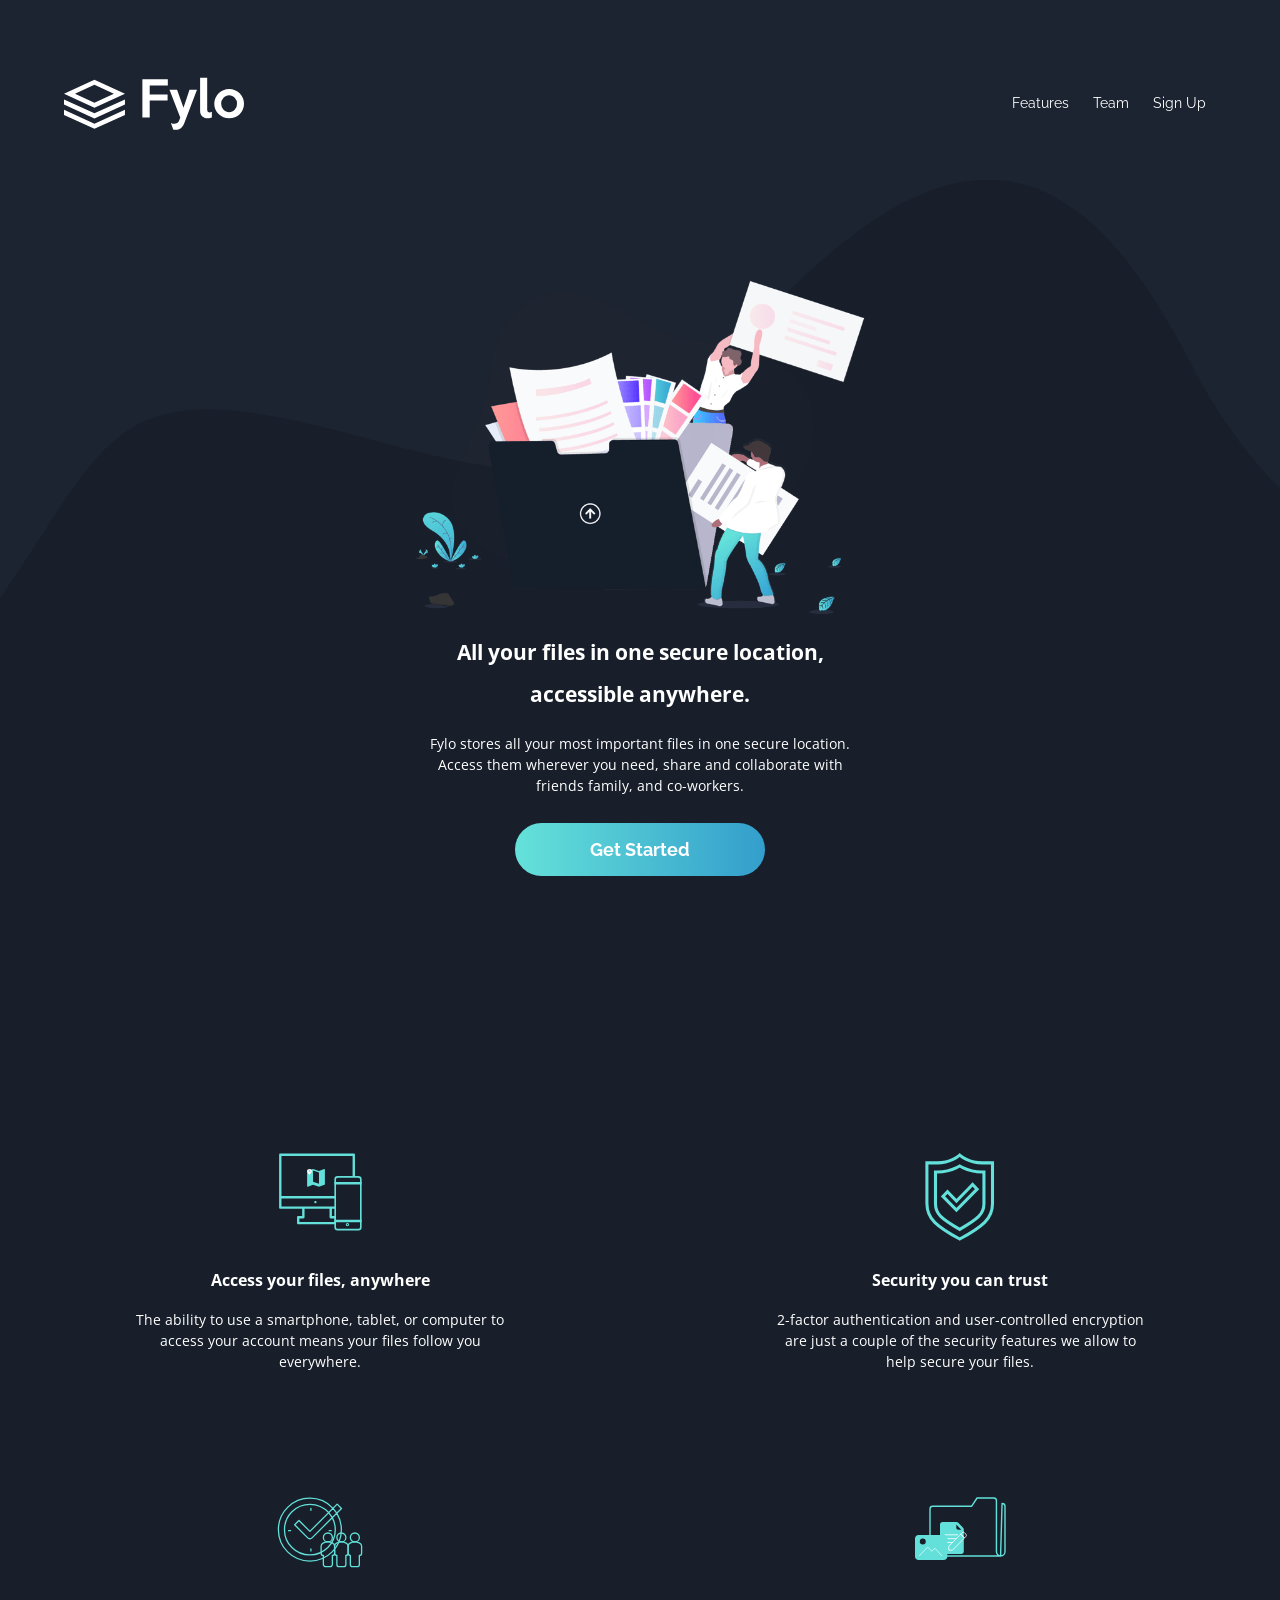
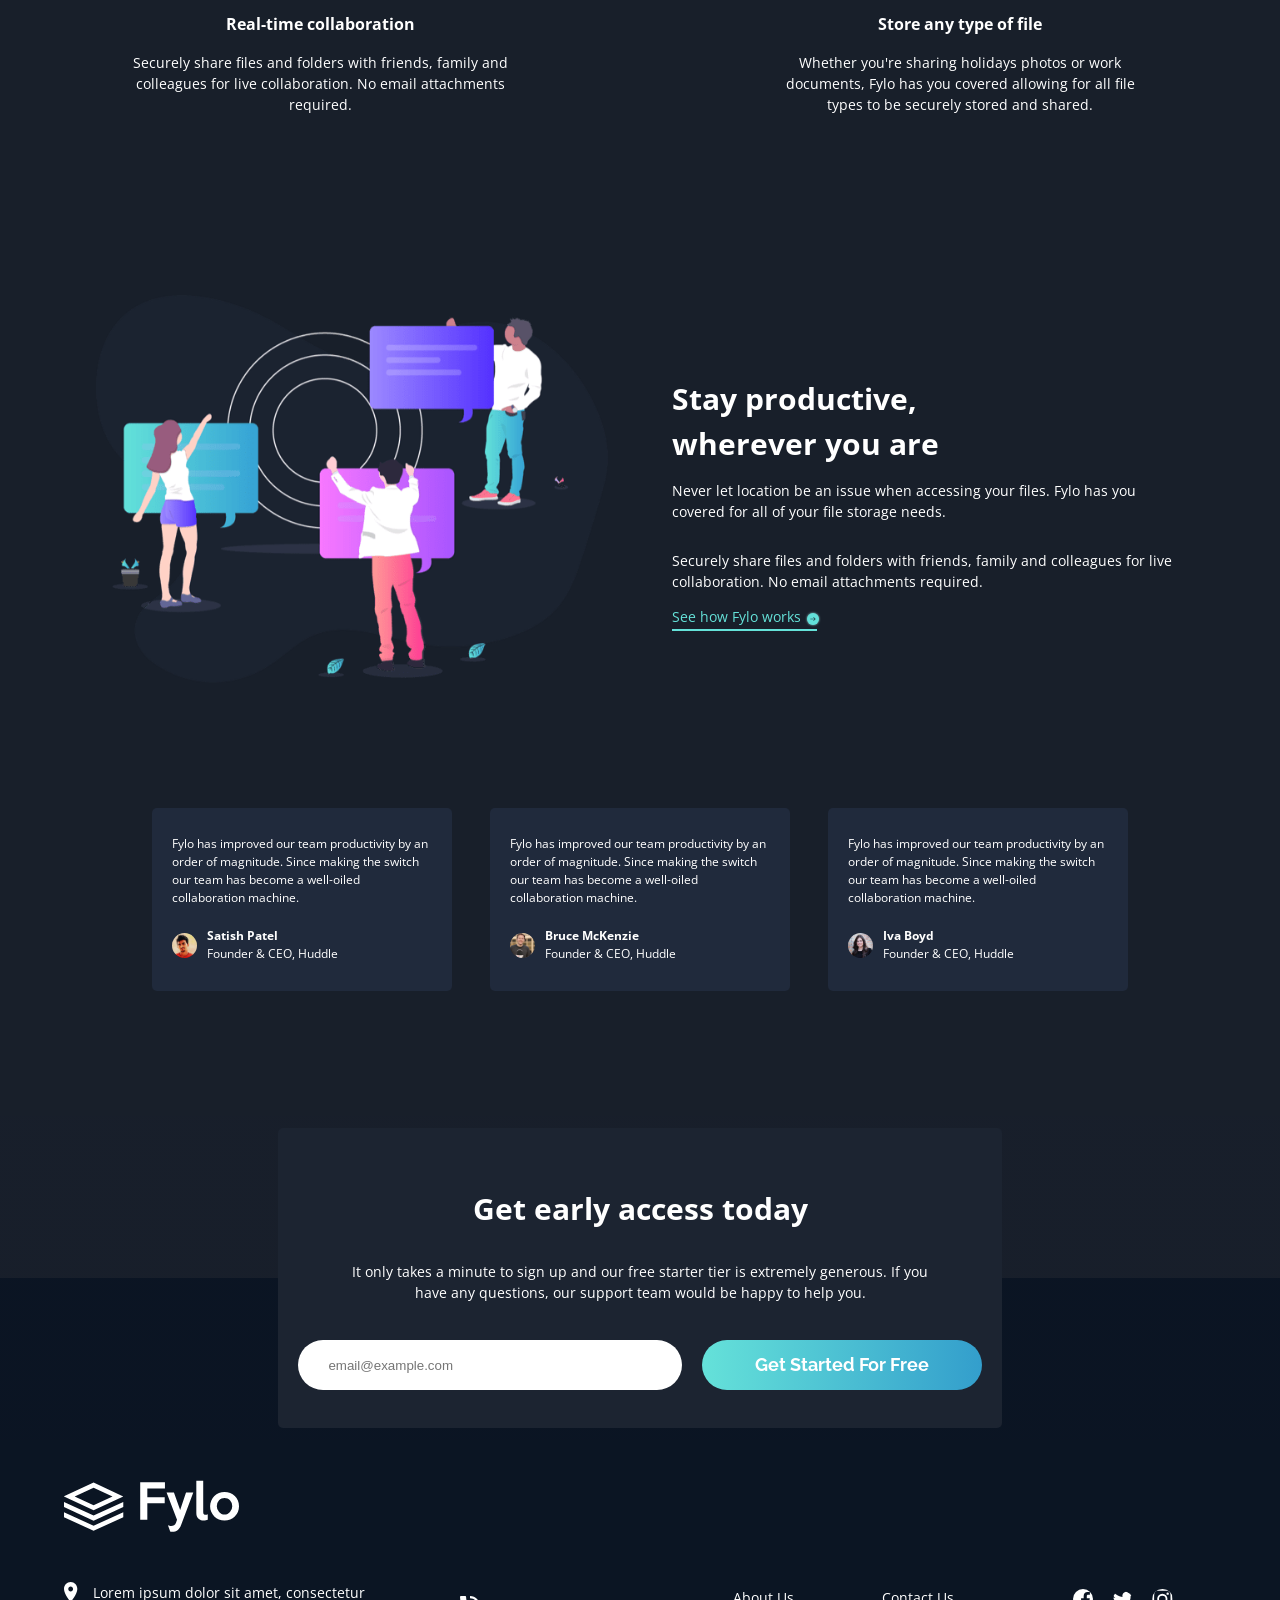
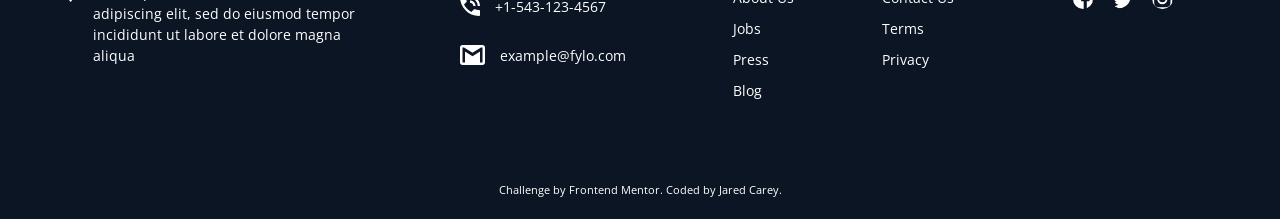
<file: index.html>
<!DOCTYPE html>
<html lang="en">
    <head>
        <meta charset="UTF-8">
        <meta name="viewport" content="width=device-width, initial-scale=1.0"> <!-- displays site properly based on user's device -->
        
        <link rel="icon" type="image/png" sizes="32x32" href="./images/favicon-32x32.png">
        <link rel="preconnect" href="https://fonts.gstatic.com">
        <link href="https://fonts.googleapis.com/css2?family=Open+Sans:wght@400;700&family=Raleway:wght@400;700&display=swap" rel="stylesheet">        
        <link rel="stylesheet" href="style.css">
        <title>Frontend Mentor | FCC: Product Landing Page</title>
    
    </head>
    <body>

        <header class="header">
            <nav class="flex__header">
                <a href="/" class="header__logo">
                    <img src="images/logo.svg" alt="Fylo Logo">
                </a>

                <div class="header__links">
                    <a href="#">Features</a>
                    <a href="#">Team</a>
                    <a href="#">Sign Up</a>
                </div>
            </nav>
        </header>

        <section class="hero">
            <div class="hero__image">
                <img src="images/illustration-intro.png" alt="">
            </div>
            <div class="hero__text">
                <h1>
                    All your files in one secure location, accessible anywhere.
                </h1>
                <p>
                    Fylo stores all your most important files in one secure location. Access them wherever 
                    you need, share and collaborate with friends family, and co-workers.
                </p>
                <div class="hero__button__wrapper">
                    <a href="#" class="hero__button" style="text-align:center;">Get Started</a>
                </div>
            </div>
            
            <!--<div class="hero__bg"></div>-->
        </section>

        <section class="features">
            <div class="feature__grid">

                <div class="feature__item">
                    <div class="feature__image">
                        <img src="images/icon-access-anywhere.svg" alt="Access anywhere icon">
                    </div>
                    <div class="feature__text">
                        <h3>
                            Access your files, anywhere
                        </h3>
                        <p>
                            The ability to use a smartphone, tablet, or computer to access your account means your 
                            files follow you everywhere.
                        </p>
                    </div>
                </div>

                <div class="feature__item">
                    <div class="feature__image">
                        <img src="images/icon-security.svg" alt="Access anywhere icon">
                    </div>
                    <div class="feature__text">
                        <h3>
                            Security you can trust
                        </h3>
                        <p>
                            2-factor authentication and user-controlled encryption are just a couple of the security 
                            features we allow to help secure your files.
                        </p>
                    </div>
                </div>

                <div class="feature__item">
                    <div class="feature__image">
                        <img src="images/icon-collaboration.svg" alt="Access anywhere icon">
                    </div>
                    <div class="feature__text">
                        <h3>
                            Real-time collaboration
                        </h3>
                        <p>
                            Securely share files and folders with friends, family and colleagues for live collaboration. 
                            No email attachments required.
                        </p>
                    </div>
                </div>

                <div class="feature__item">
                    <div class="feature__image">
                        <img src="images/icon-any-file.svg" alt="Access anywhere icon">
                    </div>
                    <div class="feature__text">
                        <h3>
                            Store any type of file
                        </h3>
                        <p>
                            Whether you're sharing holidays photos or work documents, Fylo has you covered allowing for all 
                            file types to be securely stored and shared.
                        </p>
                    </div>
                </div>

            </div>
        </section>

        <section class="trial">
            <div class="trial__image">
                <img src="images/illustration-stay-productive.png" alt="Stay productive">
            </div>
            <div class="trial__text">
                <h3>
                    Stay productive, wherever you are
                </h3>
                <p>
                    Never let location be an issue when accessing your files. Fylo has you covered for all of your file 
                    storage needs.
                </p>
                <p>
                    Securely share files and folders with friends, family and colleagues for live collaboration. No email 
                    attachments required.
                </p>
                <div class="trial__link">
                    <a href="#">
                        See how Fylo works 
                        <img src="images/icon-arrow.svg" alt="See how Fylo works">
                        <span></span>
                    </a>
                </div>
            </div>
        </section>

        <section class="reviews">
            <div class="reviews__grid">

                <div class="reviews__item">
                    <div class="reviews__text">
                        Fylo has improved our team productivity by an order of magnitude. Since making the switch our team has 
                        become a well-oiled collaboration machine.
                    </div>
                    <div class="reviews__customer">
                        <img src="images/profile-1.jpg" alt="Satish Patel Profile Image" id="customer__picture">
                        <div class="customer__info">
                            <h4 id="customer__name">Satish Patel</h4>
                            <p id="customer__role">Founder & CEO, Huddle</p>
                        </div>
                    </div>
                </div>

                <div class="reviews__item">
                    <div class="reviews__text">
                        Fylo has improved our team productivity by an order of magnitude. Since making the switch our team has 
                        become a well-oiled collaboration machine.
                    </div>
                    <div class="reviews__customer">
                        <img src="images/profile-2.jpg" alt="Bruce McKenzie Profile Image" id="customer__picture">
                        <div class="customer__info">
                            <h4 id="customer__name">Bruce McKenzie</h4>
                            <p id="customer__role">Founder & CEO, Huddle</p>
                        </div>
                    </div>
                </div>

                <div class="reviews__item">
                    <div class="reviews__text">
                        Fylo has improved our team productivity by an order of magnitude. Since making the switch our team has 
                        become a well-oiled collaboration machine.
                    </div>
                    <div class="reviews__customer">
                        <img src="images/profile-3.jpg" alt="Iva Boyd Profile Image" id="customer__picture">
                        <div class="customer__info">
                            <h4 id="customer__name">Iva Boyd</h4>
                            <p id="customer__role">Founder & CEO, Huddle</p>
                        </div>
                    </div>
                </div>

            </div>
        </section>

        <section class="register">
            <div class="register__panel">
                <div class="register__text">
                    <h3>
                        Get early access today
                    </h3>
                    <p>
                        It only takes a minute to sign up and our free starter tier is extremely generous. If you have any 
                        questions, our support team would be happy to help you.
                    </p>
                </div>
                <div class="register__email">
                    <input type="email" name="email-registration" id="email-registration" placeholder="email@example.com">
                    <a href="#" class="register__button">Get Started For Free</a>
                </div>
            </div>
        </section>

        <footer class="footer">

            <a href="/" class="footer__logo">
                <img src="images/logo.svg" alt="Fylo Logo">
            </a>

            <div class="footer__grid">
                <div class="footer__location footer__flexcol ">
                    <div class="flex__footer">
                        <img src="images/icon-location.svg" alt="Location icon" style="align-self: baseline;">
                        <p style="margin-top: 0px;">
                            Lorem ipsum dolor sit amet, consectetur adipiscing elit, sed do eiusmod tempor incididunt ut labore et 
                            dolore magna aliqua
                        </p>
                    </div>
                </div>

                <div class="footer__contacts">
                    <div class="flex__footer">
                        <img src="images/icon-phone.svg" alt="Phone icon">
                        <p>
                            +1-543-123-4567
                        </p>
                    </div>
                    <div class="flex__footer">
                        <img src="images/icon-email.svg" alt="Email icon">
                        <p>
                            example@fylo.com
                        </p>
                    </div>
                </div>

                <div class="footer__links1">
                    <a href="#">About Us</a>
                    <a href="#">Jobs</a>
                    <a href="#">Press</a>
                    <a href="#">Blog</a>
                </div>

                <div class="footer__links2">
                    <a href="#">Contact Us</a>
                    <a href="#">Terms</a>
                    <a href="#">Privacy</a>
                </div>

                <div class="footer__social">
                    <a href="#">
                        <svg xmlns="http://www.w3.org/2000/svg" width="20" height="20"><title>Facebook</title><path fill="#FFF" d="M18.896 0H1.104C.494 0 0 .494 0 1.104v17.793C0 19.506.494 20 1.104 20h9.58v-7.745H8.076V9.237h2.606V7.01c0-2.583 1.578-3.99 3.883-3.99 1.104 0 2.052.082 2.329.119v2.7h-1.598c-1.254 0-1.496.597-1.496 1.47v1.928h2.989l-.39 3.018h-2.6V20h5.098c.608 0 1.102-.494 1.102-1.104V1.104C20 .494 19.506 0 18.896 0z"/></svg>
                    </a>
                    <a href="#">
                        <svg xmlns="http://www.w3.org/2000/svg" width="21" height="18"><title>Twitter</title><path fill="#FFF" d="M20.667 2.797a8.192 8.192 0 01-2.357.646 4.11 4.11 0 001.804-2.27 8.22 8.22 0 01-2.606.996A4.096 4.096 0 0014.513.873c-2.649 0-4.595 2.472-3.997 5.038a11.648 11.648 0 01-8.457-4.287 4.109 4.109 0 001.27 5.478A4.086 4.086 0 011.47 6.59c-.045 1.901 1.317 3.68 3.29 4.075a4.113 4.113 0 01-1.853.07 4.106 4.106 0 003.834 2.85 8.25 8.25 0 01-6.075 1.7 11.616 11.616 0 006.29 1.843c7.618 0 11.922-6.434 11.662-12.205a8.354 8.354 0 002.048-2.124z"/></svg>
                    </a>
                    <a href="#">
                        <svg xmlns="http://www.w3.org/2000/svg" width="21" height="20"><title>Instagram</title><path fill="#FFF" d="M10.333 1.802c2.67 0 2.987.01 4.042.059 2.71.123 3.976 1.409 4.1 4.099.048 1.054.057 1.37.057 4.04 0 2.672-.01 2.988-.058 4.042-.124 2.687-1.386 3.975-4.099 4.099-1.055.048-1.37.058-4.042.058-2.67 0-2.986-.01-4.04-.058-2.717-.124-3.976-1.416-4.1-4.1-.048-1.054-.058-1.37-.058-4.041 0-2.67.01-2.986.058-4.04.124-2.69 1.387-3.977 4.1-4.1 1.054-.048 1.37-.058 4.04-.058zm0-1.802C7.618 0 7.278.012 6.211.06 2.579.227.56 2.242.394 5.877.345 6.944.334 7.284.334 10s.011 3.057.06 4.123c.166 3.632 2.181 5.65 5.816 5.817 1.068.048 1.408.06 4.123.06 2.716 0 3.057-.012 4.124-.06 3.628-.167 5.651-2.182 5.816-5.817.049-1.066.06-1.407.06-4.123s-.011-3.056-.06-4.122C20.11 2.249 18.093.228 14.458.06 13.39.01 13.049 0 10.333 0zm0 4.865a5.135 5.135 0 100 10.27 5.135 5.135 0 000-10.27zm0 8.468a3.333 3.333 0 110-6.666 3.333 3.333 0 010 6.666zm5.339-9.87a1.2 1.2 0 10-.001 2.4 1.2 1.2 0 000-2.4z"/></svg>
                    </a>
                </div>
            </div>

            <p class="attribution">
            Challenge by <a href="https://www.frontendmentor.io?ref=challenge" target="_blank">Frontend Mentor</a>. 
            Coded by <a href="https://jaredcarey.dev">Jared Carey</a>.
            </p>

        </footer>
    </body>
</html>
</file>
<file: style.css>
/* Global Styles */

html {
    font-size: 100%;
    box-sizing: border-box;
    background-color: hsl(218, 28%, 13%);
}

*, *::before, *::after {
    box-sizing: inherit;
}

body {
    font-family: 'Open Sans', sans-serif;
    font-size: 14px;
    margin: 0;
    padding: 0;
    line-height: 0;
}

section {
    padding: 100px 0px;
}

a, a:visited, a:hover {
    text-decoration: none;
    color:hsl(0, 0%, 100%);
}

.attribution { font-size: 11px; text-align: center; color: white; }

/* Header Styles */

header {
    font-family: 'Raleway', sans-serif;
    background-color: hsl(217, 28%, 15%);
}

nav {
    padding: min(90px, 6vw)  min(80px, 5vw);
    padding-bottom: 50px;
}

.header__logo img {
    height: auto;
    width: 20vw;
    min-width: 80px;
    max-width: 180px;
}

.flex__header {
    display: flex;
    justify-content: space-between;
    align-items: center;
}

.header__links a{
    margin: 10px;
}

/* Hero Styles */

.hero {
    background-color: hsl(217, 28%, 15%);
    background-image: url("images/bg-curvy-mobile.svg");
    background-size: cover;
    background-repeat: no-repeat;
    background-position: center bottom;
    min-height: 280px;
    text-align: center;
    overflow: hidden;
    margin: 0px 0px 45px 0px;
}

.hero__image img {
    height: auto;
    width: 80vw;
    max-width: 450px;
}

.hero__bg {
    position: relative;
    background-image: url("images/bg-curvy-mobile.svg");
    background-size: cover;
    background-repeat: no-repeat;
    background-position: center center;
    min-height: 680px;
}

.hero__text {
    color:hsl(0, 0%, 100%);
    align-content: center;
    text-align: center;
    line-height: 1.5;
    width: 80vw;
    max-width: 450px;
    margin: auto;
}

.hero__text h1 {
    font-weight: 700;
    line-height: 2;
}

.hero__text p {
    padding-bottom: 37.5;
}

.hero__button__wrapper {
    margin-top: 40px;
}

.hero__button {
    position: relative;
    color:hsl(0, 0%, 100%);
    font-family: 'Raleway', sans-serif;
    font-weight: 700;
    font-size: 18px;
    background: linear-gradient(90deg, hsl(176, 68%, 64%), hsl(198, 60%, 50%));
    border: none;
    border-radius: 50px;
    padding: 16px 75px;
    cursor: pointer;
}

/* Feature Styles */

.feature__grid {
    display: grid;
    grid-template-columns: 1fr;
    grid-template-rows: repeat(4, 1fr);
    justify-items: center;
}

@media screen and (min-width: 620px) {
    .feature__grid {
        grid-template-columns: repeat(2, 1fr);
        grid-template-rows: repeat(2, 1fr);
    }
}   

.feature__item {
    margin: 45px 0px;
    max-width: 450px;
}

.feature__image {
    text-align: center;
    height: 80px;
    width: auto;
}

.feature__text {
    color:hsl(0, 0%, 100%);
    text-align: center;
    line-height: 1.5;
    margin: 35px;
}

/* Trial Styles */

.trial {
    padding: 35px;
}

.trial__image {
    text-align: center;
    margin-bottom: 50px;
}

.trial__image img {
    width: 75vw;
    height: auto;
    min-width: 200px;
    max-width: 600px;
}

.trial__text {
    color:hsl(0, 0%, 100%);
    line-height: 1.5;
    width: 100%;
    max-width: 450px;
    margin: auto;
}

.trial__text h3 {
    font-size: min(25px, 4vw);
    text-align: center;
}

.trial__link a {
    color: hsl(176, 68%, 64%);
}

.trial__link img {
    vertical-align: middle;
}

.trial__link span {
    display: block;
    margin-top: 2px;
    width: 145px;
    height: 2px;
    background-color: hsl(176, 68%, 64%);
}

@media screen and (min-width: 750px) {

    .trial {
        display: flex;
        flex-direction: row;
        padding: 0px min(100px, 7.5vw);
    }

    .trial__image {
        display: flex;
        align-items: center;
        text-align: center;
        margin-bottom: 0px;
        margin-right: max(30px, 5vw);
    }

    .trial__image img {
        width: 40vw;
    }

    .trial__text {
        display: flex;
        align-self: center;
        flex-direction: column;
        max-width: 525px;
    }

    .trial__text h3 {
        font-size: min(30px, 3vw);
        text-align: left;
        max-width: 375px;
        margin-bottom: 0px;
    }
}

/* Reviews Styles */

.reviews {
    padding-right: 45px;
    padding-left: 45px;
}

.reviews__grid {
    display: flex;
    flex-direction: column;
    align-items: center;
}

.reviews__item {
    background-color: hsl(219, 30%, 18%);
    border-radius: 5px;
    padding: 27.5px 20px;
    margin: 25px 0px;
    max-width: 300px;
}

/* .reviews__item:first-of-type::before {
    content: "";
    background-image: url("images/bg-quotes.png");
    min-height: 50px;
    background-size: cover;
    background-repeat: no-repeat;
    background-position: top left;
} */

.reviews__text, .reviews__customer {
    color:hsl(0, 0%, 100%);
    text-align: left;
    line-height: 1.5;
    font-size: 12px;
}

.reviews__customer {
    align-items: center;
    display: flex;
    margin-top: 20px;
}

#customer__picture {
    border-radius: 50%;
    height: 25px;
    width: 25px;
}

.customer__info {
    padding-left: 10px;
    align-items: center;
}

#customer__name, #customer__role {
    margin: 0px;
}

@media screen and (min-width: 800px) {
    
    .reviews__grid {
        flex-direction: row;
        justify-content: center;
    }

    .reviews__item {
        margin: 25px min(20px, 1.5vw);
    }
}

/* Register Styles */

.register {
    background: linear-gradient(180deg,  hsl(218, 28%, 13%) 50%, hsl(216, 53%, 9%) 50%);
    padding: 12.5px 20px;
    display: flex;
    justify-content: center;
}

.register__panel {
    background-color: hsl(217, 28%, 15%);
    border-radius: 5px;
    padding: 27.5px 20px 37.5px 20px;
    max-width: 850px;
}

.register__text {
    color:hsl(0, 0%, 100%);
    text-align: center;
    line-height: 1.5;
    font-size: 14px;
    margin: auto;
    max-width: 600px;
}

.register__text h3 {
    font-size: min(30px, 5vw);
}

.register__email {
    margin-top: 37.5px;
    text-align: center;
    display: flex;
    flex-direction: column;
    align-items: center;
}

#email-registration {
    border: none;
    border-radius: 50px;
    height: 50px;
    width: 280px;
    padding: 0px 30px;
    text-align: left;
    margin-bottom: 25px;
}

.register__button {
    display: block;
    height: 50px;
    width: 280px;
    color:hsl(0, 0%, 100%);
    text-align: center;
    line-height: 50px;
    font-family: 'Raleway', sans-serif;
    font-weight: 700;
    font-size: 18px;
    background: linear-gradient(90deg, hsl(176, 68%, 64%), hsl(198, 60%, 50%));
    border: none;
    border-radius: 50px;
    cursor: pointer;
}

@media screen and (min-width: 650px) {
    
    .register__email {
        flex-direction: row;
        justify-content: center;
    }

    #email-registration {
        max-width: 500px;
        min-width: 280px;
        width: 30vw;
        margin-right: min(30px, 1.5vw);
        margin-bottom: 0px;
    }
}

/* Footer Links */

.footer {
    color:hsl(0, 0%, 100%);
    background-color: hsl(216, 53%, 9%);
    line-height: 1.5;
    font-size: 14px;
    padding: 40px 30px 10px 30px;
}

.footer__logo img {
    height: auto;
    width: 45vw;
    min-width: 80px;
    max-width: 175px;
    margin-bottom: 45px;
}

footer img {
    height: 20px;
    width: auto;
    align-self: center;
    margin-right: 15px;
}

.footer__location p {
    max-width: 500px;
}

.footer__links1 {
    padding-top: 60px;
    padding-bottom: 40px;
}

.footer__links1 a, .footer__links2 a {
    display: block;
    padding: 5px 0px;
}

.footer__social {
    padding: 50px 0px 15px 0px;
    text-align: center;
}

.footer__social svg {
    border-radius: 50%;
    margin: 7.5px;
}

.flex__footer {
    display: flex;
    flex-direction: row;
}

@media screen and (min-width: 815px) {
    
    .footer {
        padding: 40px min(120px, max(30px, 5vw)) 10px min(120px, max(30px, 5vw));
    }

    .footer__grid {
        display: grid;
        grid-template-columns: 3fr 2fr repeat(2, 1fr);
        grid-template-rows: 2fr;
        grid-column-gap: 25px;
        grid-row-gap: 25px;
    }

    .footer__location {
        max-width: 320px;
    }

    .footer__social {
        grid-column-start: 1;
        grid-column-end: 5;
        grid-row-start: 2;
        grid-row-end: 3;
    }

    .footer__links1 {
        padding: 0px;
    }

}

@media screen and (min-width: 1050px) {

    .footer__grid {
        display: grid;
        grid-template-columns: 3fr 2fr repeat(2, 1fr) 1.5fr;
        grid-template-rows: 1fr;
        padding-bottom: 65px;
    }

    .footer__social {
        grid-column-start: 5;
        grid-column-end: 6;
        grid-row-start: 1;
        grid-row-end: 2;
        padding: 0px 0px 15px 0px;
    }
}
</file>
